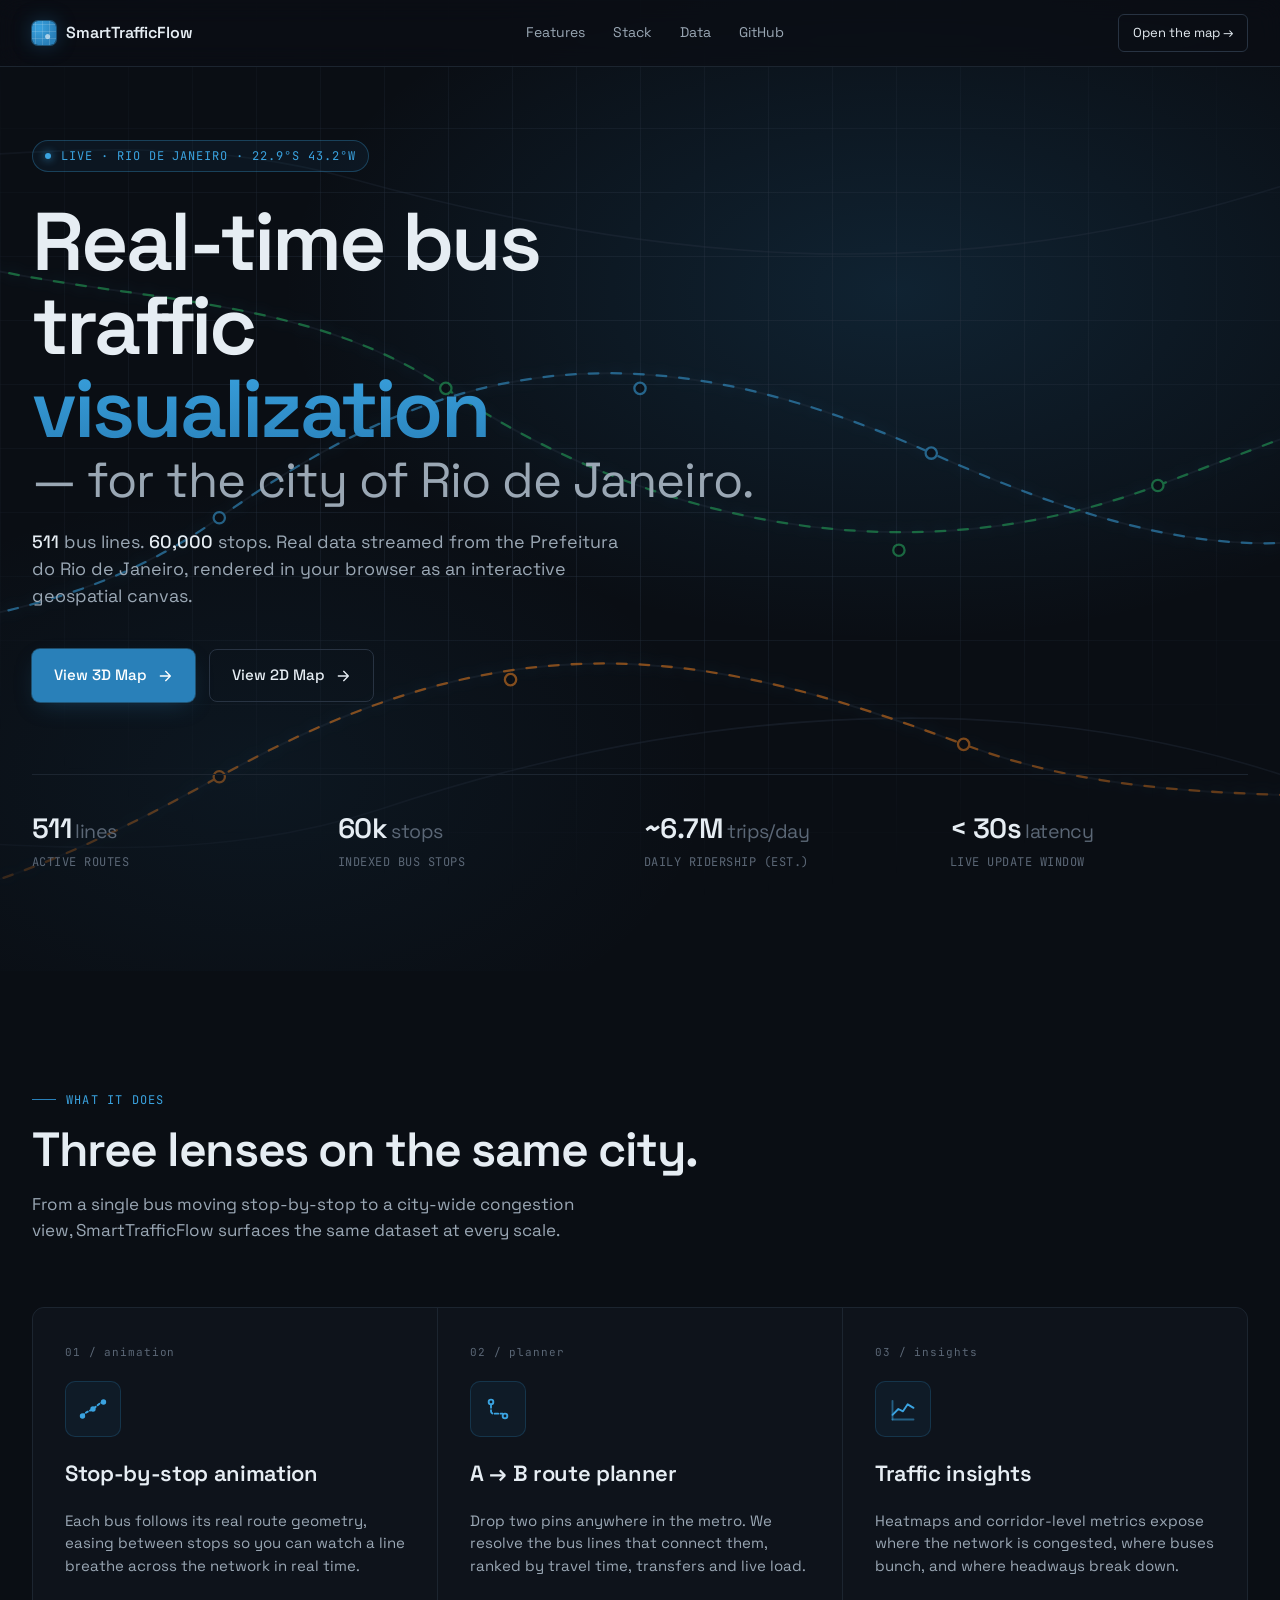
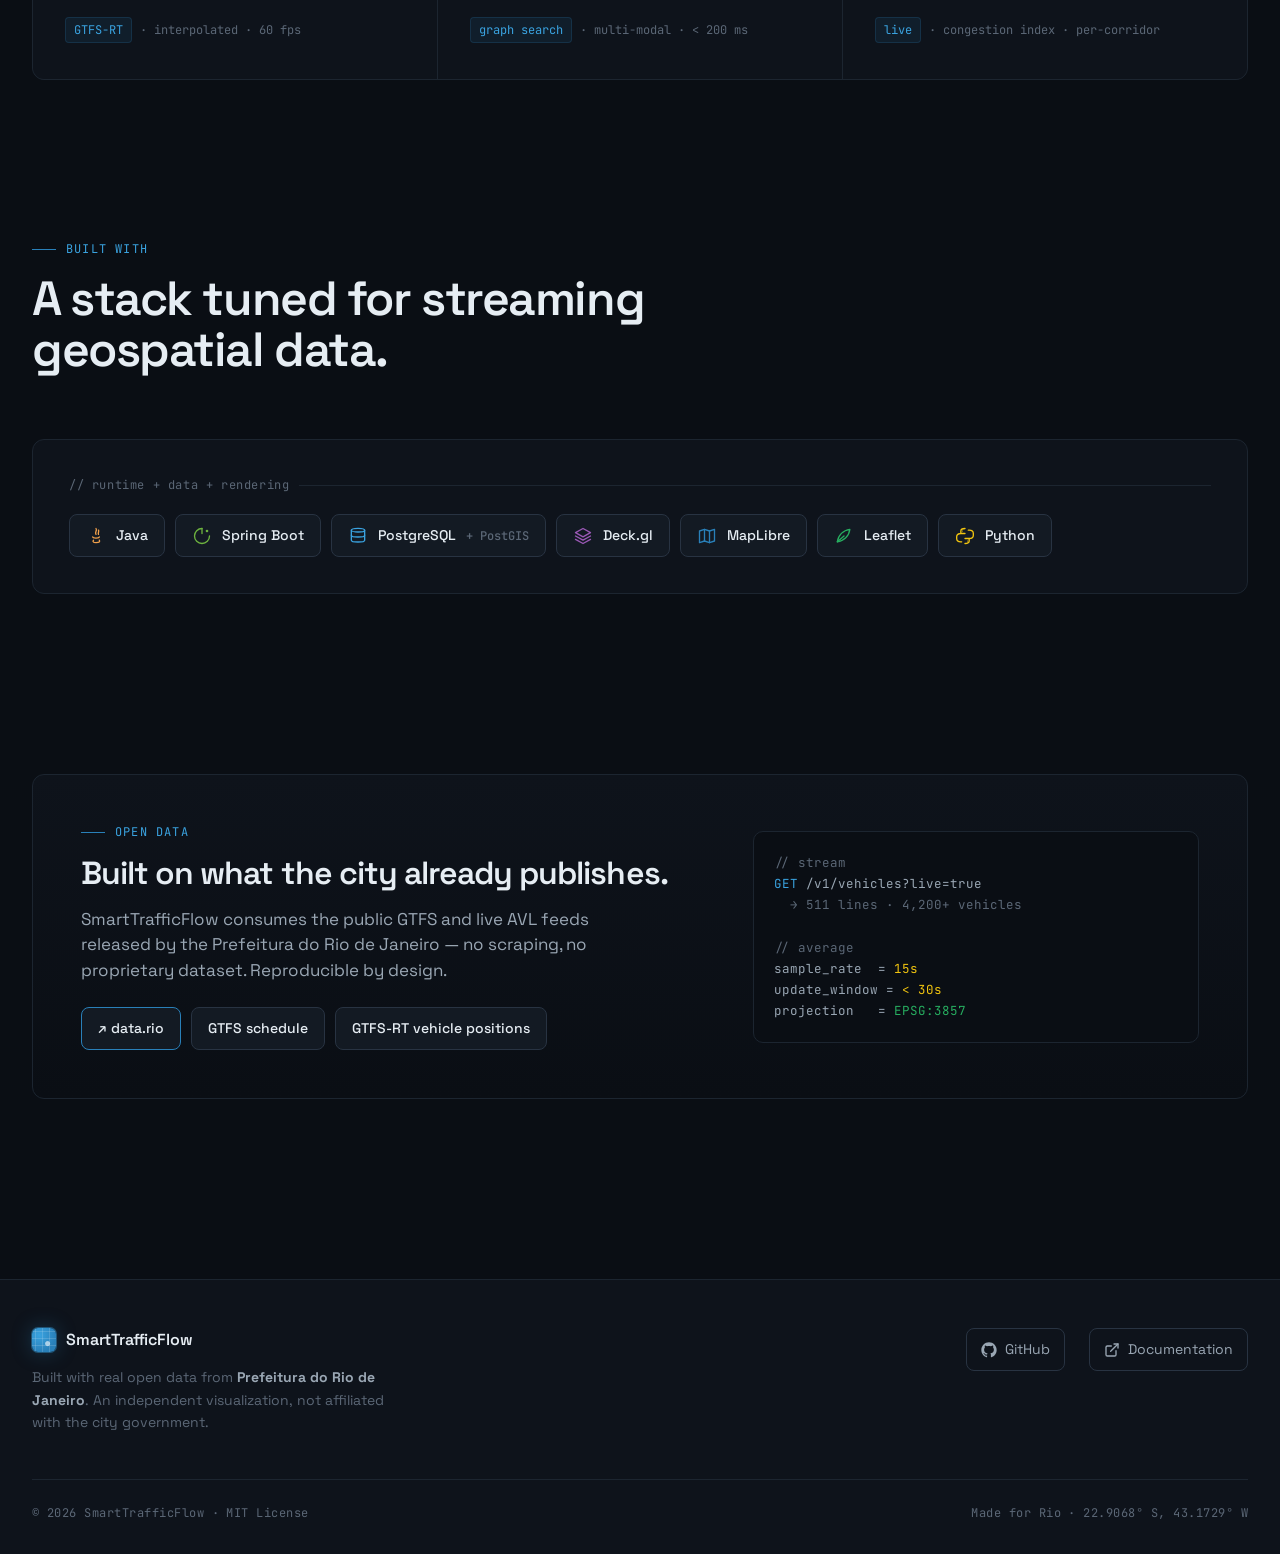
<file: backend/traffic-insight/src/main/resources/static/index.html>
<!DOCTYPE html>
<html lang="en">
<head>
<meta charset="UTF-8" />
<meta name="viewport" content="width=device-width,initial-scale=1" />
<title>SmartTrafficFlow — Real-time Bus Traffic Visualization, Rio de Janeiro</title>
<link rel="preconnect" href="https://fonts.googleapis.com">
<link rel="preconnect" href="https://fonts.gstatic.com" crossorigin>
<link href="https://fonts.googleapis.com/css2?family=Space+Grotesk:wght@400;500;600;700&family=JetBrains+Mono:wght@400;500;600&display=swap" rel="stylesheet">
<style>
  :root{
    --bg:#0a0e14;
    --bg-2:#0e131b;
    --bg-3:#131a23;
    --line:#1c2530;
    --line-2:#283342;
    --text:#e6edf3;
    --text-2:#9aa7b4;
    --text-3:#5b6776;
    --accent:#2980b9;
    --accent-2:#3aa3e0;
    --accent-glow:rgba(41,128,185,.35);
    --warn:#e67e22;
    --ok:#27ae60;
  }
  *{box-sizing:border-box}
  html,body{margin:0;padding:0}
  body{
    background:var(--bg);
    color:var(--text);
    font-family:'Space Grotesk',system-ui,sans-serif;
    -webkit-font-smoothing:antialiased;
    line-height:1.5;
    overflow-x:hidden;
  }
  a{color:inherit;text-decoration:none}
  .mono{font-family:'JetBrains Mono',ui-monospace,monospace}

  /* ---------- NAV ---------- */
  .nav{
    position:fixed;top:0;left:0;right:0;z-index:50;
    backdrop-filter:blur(12px);
    background:rgba(10,14,20,.7);
    border-bottom:1px solid var(--line);
  }
  .nav-inner{
    max-width:1280px;margin:0 auto;
    padding:14px 32px;
    display:flex;align-items:center;justify-content:space-between;gap:32px;
  }
  .brand{display:flex;align-items:center;gap:10px;font-weight:600;letter-spacing:-.01em}
  .brand-mark{
    width:24px;height:24px;border-radius:6px;
    background:radial-gradient(circle at 30% 30%,var(--accent-2),var(--accent) 70%);
    position:relative;overflow:hidden;
    box-shadow:0 0 0 1px rgba(58,163,224,.4),0 0 20px var(--accent-glow);
  }
  .brand-mark::before,.brand-mark::after{
    content:"";position:absolute;inset:0;
    background:
      linear-gradient(transparent 49%, rgba(255,255,255,.25) 50%, transparent 51%) 0 0/100% 7px,
      linear-gradient(90deg, transparent 49%, rgba(255,255,255,.25) 50%, transparent 51%) 0 0/7px 100%;
    opacity:.6;
  }
  .brand-mark::after{
    background:radial-gradient(circle at 65% 65%, #fff 0 2px, transparent 3px);
  }
  .nav-links{display:flex;gap:28px;font-size:14px;color:var(--text-2)}
  .nav-links a:hover{color:var(--text)}
  .nav-cta{
    font-size:13px;padding:8px 14px;border:1px solid var(--line-2);
    border-radius:6px;color:var(--text);
    transition:all .15s ease;
  }
  .nav-cta:hover{border-color:var(--accent);background:rgba(41,128,185,.08)}
  @media(max-width:720px){ .nav-links{display:none} }

  /* ---------- HERO ---------- */
  .hero{
    position:relative;
    padding:140px 32px 100px;
    overflow:hidden;
    min-height:88vh;
    display:flex;align-items:center;
  }
  .hero-bg{
    position:absolute;inset:0;z-index:0;
    background:
      radial-gradient(ellipse 80% 60% at 70% 30%, rgba(41,128,185,.18), transparent 60%),
      radial-gradient(ellipse 60% 50% at 20% 80%, rgba(41,128,185,.08), transparent 60%),
      var(--bg);
  }
  .hero-grid{
    position:absolute;inset:0;z-index:1;
    background-image:
      linear-gradient(rgba(40,51,66,.4) 1px, transparent 1px),
      linear-gradient(90deg, rgba(40,51,66,.4) 1px, transparent 1px);
    background-size:64px 64px;
    mask-image:radial-gradient(ellipse 90% 70% at 50% 40%, #000 30%, transparent 75%);
    -webkit-mask-image:radial-gradient(ellipse 90% 70% at 50% 40%, #000 30%, transparent 75%);
  }
  /* Map svg sits on top of grid */
  .hero-map{
    position:absolute;inset:0;z-index:1;
    width:100%;height:100%;
    opacity:.55;
    mask-image:linear-gradient(to bottom, transparent 0%, #000 25%, #000 75%, transparent 100%),
               linear-gradient(to right, transparent 0%, #000 15%, #000 85%, transparent 100%);
    -webkit-mask-image:linear-gradient(to bottom, transparent 0%, #000 25%, #000 75%, transparent 100%);
    mask-composite:intersect;
    pointer-events:none;
  }
  .hero-content{position:relative;z-index:2;max-width:1280px;margin:0 auto;width:100%}
  .eyebrow{
    display:inline-flex;align-items:center;gap:10px;
    font-family:'JetBrains Mono',monospace;
    font-size:12px;letter-spacing:.08em;text-transform:uppercase;
    color:var(--accent-2);
    padding:6px 12px;border:1px solid rgba(58,163,224,.3);
    border-radius:100px;background:rgba(41,128,185,.08);
    margin-bottom:28px;
  }
  .eyebrow .dot{
    width:6px;height:6px;border-radius:50%;background:var(--accent-2);
    box-shadow:0 0 8px var(--accent-2);
    animation:pulse 2s ease-in-out infinite;
  }
  @keyframes pulse{
    0%,100%{opacity:1;transform:scale(1)}
    50%{opacity:.4;transform:scale(.7)}
  }
  h1.hero-title{
    font-size:clamp(40px,6.4vw,84px);
    line-height:1.02;letter-spacing:-.035em;
    font-weight:600;
    margin:0 0 24px;
    max-width:14ch;
  }
  h1.hero-title .accent{
    background:linear-gradient(180deg,var(--accent-2),var(--accent));
    -webkit-background-clip:text;background-clip:text;color:transparent;
  }
  h1.hero-title .strike{
    display:block;
    font-size:.6em;color:var(--text-2);font-weight:400;
    letter-spacing:-.02em;margin-top:4px;
  }
  .hero-sub{
    font-size:clamp(16px,1.4vw,19px);
    color:var(--text-2);max-width:54ch;
    margin:0 0 40px;
  }
  .hero-sub .num{color:var(--text);font-weight:500}
  .cta-row{display:flex;gap:14px;flex-wrap:wrap}
  .btn{
    display:inline-flex;align-items:center;gap:10px;
    padding:14px 22px;border-radius:8px;
    font-size:15px;font-weight:500;
    transition:all .15s ease;
    cursor:pointer;border:none;
    font-family:inherit;
  }
  .btn-primary{
    background:var(--accent);color:#fff;
    box-shadow:0 0 0 1px rgba(58,163,224,.4),0 8px 24px -8px var(--accent-glow);
  }
  .btn-primary:hover{
    background:var(--accent-2);
    transform:translateY(-1px);
    box-shadow:0 0 0 1px rgba(58,163,224,.5),0 12px 32px -8px var(--accent-glow);
  }
  .btn-secondary{
    background:transparent;color:var(--text);
    border:1px solid var(--line-2);
  }
  .btn-secondary:hover{border-color:var(--accent);background:rgba(41,128,185,.06)}
  .btn .arrow{transition:transform .15s ease}
  .btn:hover .arrow{transform:translateX(3px)}

  /* Hero stats strip */
  .hero-stats{
    margin-top:72px;
    display:grid;grid-template-columns:repeat(4,1fr);
    border-top:1px solid var(--line);
    padding-top:32px;gap:8px;
  }
  .stat .v{font-size:28px;font-weight:600;letter-spacing:-.02em}
  .stat .v .unit{color:var(--text-3);font-weight:400;font-size:.7em;margin-left:4px}
  .stat .l{font-size:12px;color:var(--text-3);margin-top:4px;
    font-family:'JetBrains Mono',monospace;letter-spacing:.04em;text-transform:uppercase}
  @media(max-width:720px){
    .hero-stats{grid-template-columns:repeat(2,1fr);gap:24px}
  }

  /* ---------- SECTION ---------- */
  section{position:relative}
  .section{padding:120px 32px;max-width:1280px;margin:0 auto}
  .section-head{margin-bottom:64px;max-width:680px}
  .section-eyebrow{
    font-family:'JetBrains Mono',monospace;font-size:12px;
    letter-spacing:.1em;text-transform:uppercase;
    color:var(--accent-2);margin-bottom:16px;
    display:flex;align-items:center;gap:10px;
  }
  .section-eyebrow::before{
    content:"";width:24px;height:1px;background:var(--accent);
  }
  h2.section-title{
    font-size:clamp(32px,4vw,48px);
    line-height:1.05;letter-spacing:-.03em;font-weight:600;
    margin:0 0 16px;
  }
  .section-desc{color:var(--text-2);font-size:17px;max-width:50ch}

  /* ---------- FEATURES ---------- */
  .features{
    display:grid;grid-template-columns:repeat(3,1fr);gap:1px;
    background:var(--line);
    border:1px solid var(--line);
    border-radius:12px;overflow:hidden;
  }
  .feature{
    background:var(--bg-2);
    padding:36px 32px;
    display:flex;flex-direction:column;gap:20px;
    transition:background .2s ease;
    position:relative;
  }
  .feature:hover{background:var(--bg-3)}
  .feature-num{
    font-family:'JetBrains Mono',monospace;
    font-size:11px;color:var(--text-3);letter-spacing:.08em;
  }
  .feature-icon{
    width:56px;height:56px;border-radius:10px;
    background:rgba(41,128,185,.08);
    border:1px solid rgba(41,128,185,.25);
    display:flex;align-items:center;justify-content:center;
    color:var(--accent-2);
  }
  .feature h3{
    font-size:22px;font-weight:600;letter-spacing:-.015em;
    margin:0;
  }
  .feature p{color:var(--text-2);margin:0;font-size:15px}
  .feature-meta{
    margin-top:auto;padding-top:20px;
    font-family:'JetBrains Mono',monospace;font-size:12px;
    color:var(--text-3);
    display:flex;align-items:center;gap:8px;
  }
  .feature-meta .pill{
    padding:3px 8px;border-radius:4px;
    background:rgba(41,128,185,.1);color:var(--accent-2);
    border:1px solid rgba(41,128,185,.2);
  }
  @media(max-width:880px){
    .features{grid-template-columns:1fr}
  }

  /* ---------- TECH STACK ---------- */
  .stack-wrap{
    border:1px solid var(--line);
    border-radius:12px;background:var(--bg-2);
    padding:36px;
  }
  .stack-row{
    display:flex;flex-wrap:wrap;gap:10px;
  }
  .badge{
    display:inline-flex;align-items:center;gap:10px;
    padding:10px 16px;border-radius:8px;
    background:var(--bg-3);
    border:1px solid var(--line-2);
    font-size:14px;font-weight:500;
    transition:all .15s ease;
  }
  .badge:hover{border-color:var(--accent);background:rgba(41,128,185,.06)}
  .badge .glyph{
    width:20px;height:20px;display:inline-flex;
    align-items:center;justify-content:center;
  }
  .stack-caption{
    color:var(--text-3);font-family:'JetBrains Mono',monospace;
    font-size:12px;letter-spacing:.05em;
    margin-bottom:20px;display:flex;align-items:center;gap:10px;
  }
  .stack-caption::after{
    content:"";flex:1;height:1px;background:var(--line);
  }

  /* ---------- FOOTER ---------- */
  footer{
    border-top:1px solid var(--line);
    padding:48px 32px 32px;
    margin-top:60px;
    background:var(--bg-2);
  }
  .foot-inner{
    max-width:1280px;margin:0 auto;
    display:flex;justify-content:space-between;
    flex-wrap:wrap;gap:24px;align-items:flex-start;
  }
  .foot-brand{max-width:380px}
  .foot-tag{
    color:var(--text-3);font-size:14px;margin-top:14px;
    line-height:1.6;
  }
  .foot-right{display:flex;gap:24px;align-items:center}
  .foot-link{
    display:inline-flex;align-items:center;gap:8px;
    color:var(--text-2);font-size:14px;
    padding:10px 14px;border-radius:8px;
    border:1px solid var(--line-2);
    transition:all .15s ease;
  }
  .foot-link:hover{color:var(--text);border-color:var(--accent)}
  .foot-bottom{
    max-width:1280px;margin:32px auto 0;padding-top:24px;
    border-top:1px solid var(--line);
    display:flex;justify-content:space-between;flex-wrap:wrap;gap:12px;
    font-family:'JetBrains Mono',monospace;font-size:12px;color:var(--text-3);
    letter-spacing:.04em;
  }

  /* ---------- ANIMATED MAP DASHED ROUTES ---------- */
  .route{
    fill:none;stroke-linecap:round;stroke-linejoin:round;
  }
  .route-bg{stroke:rgba(40,51,66,.6);stroke-width:1.2}
  .route-fg{
    stroke:var(--accent-2);stroke-width:1.4;
    stroke-dasharray:6 8;
    animation:flow 4s linear infinite;
    filter:drop-shadow(0 0 4px rgba(58,163,224,.5));
  }
  .route-fg.alt{stroke:#e67e22;animation-duration:5s;animation-direction:reverse}
  .route-fg.alt2{stroke:#27ae60;animation-duration:6s}
  @keyframes flow{
    to{stroke-dashoffset:-140}
  }
  .stop{fill:var(--bg);stroke:var(--accent-2);stroke-width:1.4}
  .stop.alt{stroke:#e67e22}
  .stop.alt2{stroke:#27ae60}
  .bus{
    fill:var(--accent-2);
    filter:drop-shadow(0 0 6px var(--accent-2));
  }
  .bus.alt{fill:#e67e22;filter:drop-shadow(0 0 6px #e67e22)}
  .bus.alt2{fill:#27ae60;filter:drop-shadow(0 0 6px #27ae60)}

  @keyframes ride1 { to { offset-distance:100% } }
  .bus-1{ offset-path:path('M 60 480 C 180 360, 320 420, 460 320 S 720 200, 900 280 S 1180 360, 1340 240'); offset-distance:0%; animation:ride1 14s linear infinite; }
  .bus-2{ offset-path:path('M 1380 540 C 1240 460, 1080 520, 920 460 S 640 380, 460 480 S 200 580, 60 540'); offset-distance:0%; animation:ride1 18s linear infinite; }
  .bus-3{ offset-path:path('M 200 120 C 320 200, 480 160, 600 240 S 880 360, 1040 300 S 1280 200, 1380 280'); offset-distance:0%; animation:ride1 22s linear infinite; }
</style>
</head>
<body>

<!-- ============== NAV ============== -->
<nav class="nav">
  <div class="nav-inner">
    <a href="#" class="brand">
      <div class="brand-mark"></div>
      <span>SmartTrafficFlow</span>
    </a>
    <div class="nav-links">
      <a href="#features">Features</a>
      <a href="#stack">Stack</a>
      <a href="#data">Data</a>
      <a href="https://github.com/MatheusNRusso/smarttrafficflow" target="_blank" rel="noopener">GitHub</a>
    </div>
    <a href="/index-3d.html" class="nav-cta">Open the map →</a>
  </div>
</nav>

<!-- ============== HERO ============== -->
<header class="hero">
  <div class="hero-bg"></div>
  <div class="hero-grid"></div>

  <!-- animated map svg -->
  <svg class="hero-map" viewBox="0 0 1440 600" preserveAspectRatio="xMidYMid slice" aria-hidden="true">
    <!-- coastline-ish curves (decorative) -->
    <path d="M 0 540 C 200 480, 380 560, 560 500 S 940 420, 1120 480 S 1340 540, 1440 500" fill="none" stroke="rgba(40,51,66,.7)" stroke-width="1"/>
    <path d="M 0 80 C 180 140, 360 60, 540 110 S 900 180, 1100 120 S 1340 60, 1440 100" fill="none" stroke="rgba(40,51,66,.7)" stroke-width="1"/>

    <!-- background routes -->
    <path class="route route-bg" d="M 60 480 C 180 360, 320 420, 460 320 S 720 200, 900 280 S 1180 360, 1340 240"/>
    <path class="route route-bg" d="M 1380 540 C 1240 460, 1080 520, 920 460 S 640 380, 460 480 S 200 580, 60 540"/>
    <path class="route route-bg" d="M 200 120 C 320 200, 480 160, 600 240 S 880 360, 1040 300 S 1280 200, 1380 280"/>

    <!-- foreground animated routes -->
    <path class="route route-fg" d="M 60 480 C 180 360, 320 420, 460 320 S 720 200, 900 280 S 1180 360, 1340 240"/>
    <path class="route route-fg alt" d="M 1380 540 C 1240 460, 1080 520, 920 460 S 640 380, 460 480 S 200 580, 60 540"/>
    <path class="route route-fg alt2" d="M 200 120 C 320 200, 480 160, 600 240 S 880 360, 1040 300 S 1280 200, 1380 280"/>

    <!-- stops -->
    <g>
      <circle class="stop" cx="180" cy="416" r="3.5"/>
      <circle class="stop" cx="460" cy="320" r="3.5"/>
      <circle class="stop" cx="720" cy="240" r="3.5"/>
      <circle class="stop" cx="900" cy="280" r="3.5"/>
      <circle class="stop" cx="1180" cy="320" r="3.5"/>

      <circle class="stop alt" cx="1240" cy="490" r="3.5"/>
      <circle class="stop alt" cx="920" cy="460" r="3.5"/>
      <circle class="stop alt" cx="640" cy="420" r="3.5"/>
      <circle class="stop alt" cx="460" cy="480" r="3.5"/>

      <circle class="stop alt2" cx="320" cy="180" r="3.5"/>
      <circle class="stop alt2" cx="600" cy="240" r="3.5"/>
      <circle class="stop alt2" cx="880" cy="340" r="3.5"/>
      <circle class="stop alt2" cx="1040" cy="300" r="3.5"/>
    </g>

    <!-- moving buses (dot + halo) -->
    <g class="bus bus-1"><circle r="5"/><circle r="10" fill="none" stroke="var(--accent-2)" stroke-width=".8" opacity=".4"/></g>
    <g class="bus alt bus-2"><circle r="5"/><circle r="10" fill="none" stroke="#e67e22" stroke-width=".8" opacity=".4"/></g>
    <g class="bus alt2 bus-3"><circle r="5"/><circle r="10" fill="none" stroke="#27ae60" stroke-width=".8" opacity=".4"/></g>
  </svg>

  <div class="hero-content">
    <div class="eyebrow"><span class="dot"></span>Live · Rio de Janeiro · 22.9°S 43.2°W</div>

    <h1 class="hero-title">
      Real-time bus traffic<br/>
      <span class="accent">visualization</span>
      <span class="strike">— for the city of Rio de Janeiro.</span>
    </h1>

    <p class="hero-sub">
      <span class="num">511</span> bus lines. <span class="num">60,000</span> stops.
      Real data streamed from the Prefeitura do Rio de Janeiro, rendered in your browser as an interactive geospatial canvas.
    </p>

    <div class="cta-row">
      <a href="/index-3d.html" class="btn btn-primary">
        View 3D Map
        <svg class="arrow" width="16" height="16" viewBox="0 0 24 24" fill="none" stroke="currentColor" stroke-width="2" stroke-linecap="round" stroke-linejoin="round"><path d="M5 12h14M13 5l7 7-7 7"/></svg>
      </a>
      <a href="/index-2d.html" class="btn btn-secondary">
        View 2D Map
        <svg class="arrow" width="16" height="16" viewBox="0 0 24 24" fill="none" stroke="currentColor" stroke-width="2" stroke-linecap="round" stroke-linejoin="round"><path d="M5 12h14M13 5l7 7-7 7"/></svg>
      </a>
    </div>

    <div class="hero-stats">
      <div class="stat">
        <div class="v">511<span class="unit">lines</span></div>
        <div class="l">Active routes</div>
      </div>
      <div class="stat">
        <div class="v">60k<span class="unit">stops</span></div>
        <div class="l">Indexed bus stops</div>
      </div>
      <div class="stat">
        <div class="v">~6.7M<span class="unit">trips/day</span></div>
        <div class="l">Daily ridership (est.)</div>
      </div>
      <div class="stat">
        <div class="v">&lt; 30s<span class="unit">latency</span></div>
        <div class="l">Live update window</div>
      </div>
    </div>
  </div>
</header>

<!-- ============== FEATURES ============== -->
<section id="features" class="section">
  <div class="section-head">
    <div class="section-eyebrow">What it does</div>
    <h2 class="section-title">Three lenses on the same city.</h2>
    <p class="section-desc">From a single bus moving stop-by-stop to a city-wide congestion view, SmartTrafficFlow surfaces the same dataset at every scale.</p>
  </div>

  <div class="features">
    <!-- 1 -->
    <article class="feature">
      <div class="feature-num">01 / animation</div>
      <div class="feature-icon">
        <!-- bus + path icon -->
        <svg width="28" height="28" viewBox="0 0 24 24" fill="none" stroke="currentColor" stroke-width="1.6" stroke-linecap="round" stroke-linejoin="round">
          <path d="M3 18 C 6 14, 9 14, 12 12 S 18 6, 21 6" stroke-dasharray="2 2"/>
          <circle cx="3" cy="18" r="1.5" fill="currentColor"/>
          <circle cx="12" cy="12" r="1.5" fill="currentColor"/>
          <circle cx="21" cy="6" r="1.5" fill="currentColor"/>
        </svg>
      </div>
      <h3>Stop-by-stop animation</h3>
      <p>Each bus follows its real route geometry, easing between stops so you can watch a line breathe across the network in real time.</p>
      <div class="feature-meta">
        <span class="pill">GTFS-RT</span> · interpolated · 60 fps
      </div>
    </article>

    <!-- 2 -->
    <article class="feature">
      <div class="feature-num">02 / planner</div>
      <div class="feature-icon">
        <svg width="28" height="28" viewBox="0 0 24 24" fill="none" stroke="currentColor" stroke-width="1.6" stroke-linecap="round" stroke-linejoin="round">
          <circle cx="6" cy="6" r="2"/>
          <circle cx="18" cy="18" r="2"/>
          <path d="M6 8 V 14 a 2 2 0 0 0 2 2 H 16" stroke-dasharray="3 2"/>
        </svg>
      </div>
      <h3>A → B route planner</h3>
      <p>Drop two pins anywhere in the metro. We resolve the bus lines that connect them, ranked by travel time, transfers and live load.</p>
      <div class="feature-meta">
        <span class="pill">graph search</span> · multi-modal · &lt; 200 ms
      </div>
    </article>

    <!-- 3 -->
    <article class="feature">
      <div class="feature-num">03 / insights</div>
      <div class="feature-icon">
        <svg width="28" height="28" viewBox="0 0 24 24" fill="none" stroke="currentColor" stroke-width="1.6" stroke-linecap="round" stroke-linejoin="round">
          <path d="M3 17 L 8 12 L 12 14 L 16 8 L 21 11"/>
          <path d="M3 21 H 21" opacity=".5"/>
          <path d="M3 5 V 21" opacity=".5"/>
        </svg>
      </div>
      <h3>Traffic insights</h3>
      <p>Heatmaps and corridor-level metrics expose where the network is congested, where buses bunch, and where headways break down.</p>
      <div class="feature-meta">
        <span class="pill">live</span> · congestion index · per-corridor
      </div>
    </article>
  </div>
</section>

<!-- ============== TECH STACK ============== -->
<section id="stack" class="section" style="padding-top:40px">
  <div class="section-head">
    <div class="section-eyebrow">Built with</div>
    <h2 class="section-title">A stack tuned for streaming geospatial data.</h2>
  </div>

  <div class="stack-wrap">
    <div class="stack-caption">// runtime + data + rendering</div>
    <div class="stack-row">

      <!-- Java -->
      <span class="badge">
        <span class="glyph">
          <svg width="20" height="20" viewBox="0 0 24 24" fill="none" stroke="#f0a04b" stroke-width="1.6" stroke-linecap="round" stroke-linejoin="round">
            <path d="M9 17 c -1 1 -1 3 3 3 s 5 -1 4 -3"/>
            <path d="M8 13 c 0 2 8 2 8 0"/>
            <path d="M12 3 c 2 3 -2 4 0 7"/>
            <path d="M15 5 c 1 2 -1 3 0 5"/>
          </svg>
        </span>
        Java
      </span>

      <!-- Spring Boot -->
      <span class="badge">
        <span class="glyph">
          <svg width="20" height="20" viewBox="0 0 24 24" fill="none" stroke="#6db33f" stroke-width="1.6" stroke-linecap="round" stroke-linejoin="round">
            <path d="M12 3 a 9 9 0 1 0 9 9"/>
            <path d="M12 3 v 6"/>
            <circle cx="18" cy="6" r="1.6" fill="#6db33f" stroke="none"/>
          </svg>
        </span>
        Spring Boot
      </span>

      <!-- PostgreSQL -->
      <span class="badge">
        <span class="glyph">
          <svg width="20" height="20" viewBox="0 0 24 24" fill="none" stroke="#3aa3e0" stroke-width="1.6" stroke-linecap="round" stroke-linejoin="round">
            <ellipse cx="12" cy="5" rx="8" ry="2.2"/>
            <path d="M4 5 v 6 c 0 1.2 3.6 2.2 8 2.2 s 8 -1 8 -2.2 V 5"/>
            <path d="M4 11 v 6 c 0 1.2 3.6 2.2 8 2.2 s 8 -1 8 -2.2 v -6"/>
          </svg>
        </span>
        PostgreSQL
        <span style="color:var(--text-3);font-size:12px" class="mono">+ PostGIS</span>
      </span>

      <!-- Deck.gl -->
      <span class="badge">
        <span class="glyph">
          <svg width="20" height="20" viewBox="0 0 24 24" fill="none" stroke="#9b59b6" stroke-width="1.6" stroke-linecap="round" stroke-linejoin="round">
            <path d="M12 3 L 21 8 L 12 13 L 3 8 Z"/>
            <path d="M3 12 L 12 17 L 21 12"/>
            <path d="M3 16 L 12 21 L 21 16"/>
          </svg>
        </span>
        Deck.gl
      </span>

      <!-- MapLibre -->
      <span class="badge">
        <span class="glyph">
          <svg width="20" height="20" viewBox="0 0 24 24" fill="none" stroke="#2980b9" stroke-width="1.6" stroke-linecap="round" stroke-linejoin="round">
            <path d="M3 6 L 9 4 L 15 6 L 21 4 V 18 L 15 20 L 9 18 L 3 20 Z"/>
            <path d="M9 4 V 18 M 15 6 V 20"/>
          </svg>
        </span>
        MapLibre
      </span>

      <!-- Leaflet -->
      <span class="badge">
        <span class="glyph">
          <svg width="20" height="20" viewBox="0 0 24 24" fill="none" stroke="#27ae60" stroke-width="1.6" stroke-linecap="round" stroke-linejoin="round">
            <path d="M19 4 c -8 1 -14 7 -15 15 c 8 -1 14 -7 15 -15 Z"/>
            <path d="M4 19 L 12 12"/>
          </svg>
        </span>
        Leaflet
      </span>

      <!-- Python -->
      <span class="badge">
        <span class="glyph">
          <svg width="20" height="20" viewBox="0 0 24 24" fill="none" stroke="#f1c40f" stroke-width="1.6" stroke-linecap="round" stroke-linejoin="round">
            <path d="M12 3 c -3 0 -5 1 -5 3 v 3 h 5 m -5 0 c -3 0 -5 1 -5 4 v 2 c 0 3 2 4 5 4 h 1"/>
            <path d="M12 21 c 3 0 5 -1 5 -3 v -3 h -5 m 5 0 c 3 0 5 -1 5 -4 v -2 c 0 -3 -2 -4 -5 -4 h -1"/>
            <circle cx="9" cy="6" r=".6" fill="#f1c40f" stroke="none"/>
            <circle cx="15" cy="18" r=".6" fill="#f1c40f" stroke="none"/>
          </svg>
        </span>
        Python
      </span>

    </div>
  </div>
</section>

<!-- ============== DATA STRIP ============== -->
<section id="data" class="section" style="padding-top:60px;padding-bottom:120px">
  <div style="border:1px solid var(--line);border-radius:12px;background:linear-gradient(180deg,var(--bg-2),var(--bg));padding:48px;display:grid;grid-template-columns:1.4fr 1fr;gap:48px;align-items:center">
    <div>
      <div class="section-eyebrow">Open data</div>
      <h2 class="section-title" style="font-size:32px">Built on what the city already publishes.</h2>
      <p class="section-desc" style="margin-top:12px">
        SmartTrafficFlow consumes the public GTFS and live AVL feeds released by the Prefeitura do Rio de Janeiro — no scraping, no proprietary dataset. Reproducible by design.
      </p>
      <div style="margin-top:24px;display:flex;gap:10px;flex-wrap:wrap">
        <a href="#" class="badge" style="border-color:var(--accent)">↗ data.rio</a>
        <a href="#" class="badge">GTFS schedule</a>
        <a href="#" class="badge">GTFS-RT vehicle positions</a>
      </div>
    </div>
    <div style="font-family:'JetBrains Mono',monospace;font-size:12.5px;color:var(--text-2);background:var(--bg);border:1px solid var(--line);border-radius:10px;padding:20px;line-height:1.7">
<span style="color:var(--text-3)">// stream</span><br/>
<span style="color:var(--accent-2)">GET</span> /v1/vehicles?live=true<br/>
&nbsp;&nbsp;<span style="color:var(--text-3)">→ 511 lines · 4,200+ vehicles</span><br/><br/>
<span style="color:var(--text-3)">// average</span><br/>
sample_rate&nbsp;&nbsp;= <span style="color:#f1c40f">15s</span><br/>
update_window = <span style="color:#f1c40f">&lt; 30s</span><br/>
projection&nbsp;&nbsp;&nbsp;= <span style="color:#27ae60">EPSG:3857</span>
    </div>
  </div>
</section>

<!-- ============== FOOTER ============== -->
<footer>
  <div class="foot-inner">
    <div class="foot-brand">
      <a href="#" class="brand">
        <div class="brand-mark"></div>
        <span>SmartTrafficFlow</span>
      </a>
      <p class="foot-tag">Built with real open data from <strong style="color:var(--text-2)">Prefeitura do Rio de Janeiro</strong>. An independent visualization, not affiliated with the city government.</p>
    </div>
    <div class="foot-right">
      <a href="https://github.com/MatheusNRusso/smarttrafficflow" target="_blank" rel="noopener" class="foot-link">
        <svg width="16" height="16" viewBox="0 0 24 24" fill="currentColor" aria-hidden="true">
          <path d="M12 .5 C 5.65 .5 .5 5.65 .5 12 c 0 5.08 3.29 9.39 7.86 10.91 c .57 .1 .79 -.25 .79 -.55 c 0 -.27 -.01 -1 -.02 -1.96 c -3.2 .69 -3.87 -1.54 -3.87 -1.54 c -.52 -1.32 -1.27 -1.67 -1.27 -1.67 c -1.04 -.71 .08 -.7 .08 -.7 c 1.15 .08 1.76 1.18 1.76 1.18 c 1.02 1.75 2.69 1.24 3.34 .95 c .1 -.74 .4 -1.24 .73 -1.53 c -2.55 -.29 -5.24 -1.28 -5.24 -5.69 c 0 -1.26 .45 -2.29 1.18 -3.1 c -.12 -.29 -.51 -1.46 .11 -3.04 c 0 0 .96 -.31 3.16 1.18 c .92 -.26 1.9 -.38 2.88 -.39 c .98 .01 1.96 .13 2.88 .39 c 2.2 -1.49 3.16 -1.18 3.16 -1.18 c .62 1.58 .23 2.75 .11 3.04 c .73 .81 1.18 1.84 1.18 3.1 c 0 4.42 -2.69 5.39 -5.25 5.68 c .41 .35 .78 1.05 .78 2.12 c 0 1.53 -.01 2.77 -.01 3.15 c 0 .31 .21 .66 .8 .55 C 20.21 21.39 23.5 17.08 23.5 12 C 23.5 5.65 18.35 .5 12 .5 Z"/>
        </svg>
        GitHub
      </a>
      <a href="#" class="foot-link">
        <svg width="16" height="16" viewBox="0 0 24 24" fill="none" stroke="currentColor" stroke-width="2" stroke-linecap="round" stroke-linejoin="round"><path d="M18 13v6a2 2 0 0 1-2 2H5a2 2 0 0 1-2-2V8a2 2 0 0 1 2-2h6"/><path d="M15 3h6v6"/><path d="M10 14 21 3"/></svg>
        Documentation
      </a>
    </div>
  </div>
  <div class="foot-bottom">
    <span>© 2026 SmartTrafficFlow · MIT License</span>
    <span>Made for Rio · 22.9068° S, 43.1729° W</span>
  </div>
</footer>

</body>
</html>
</file>
